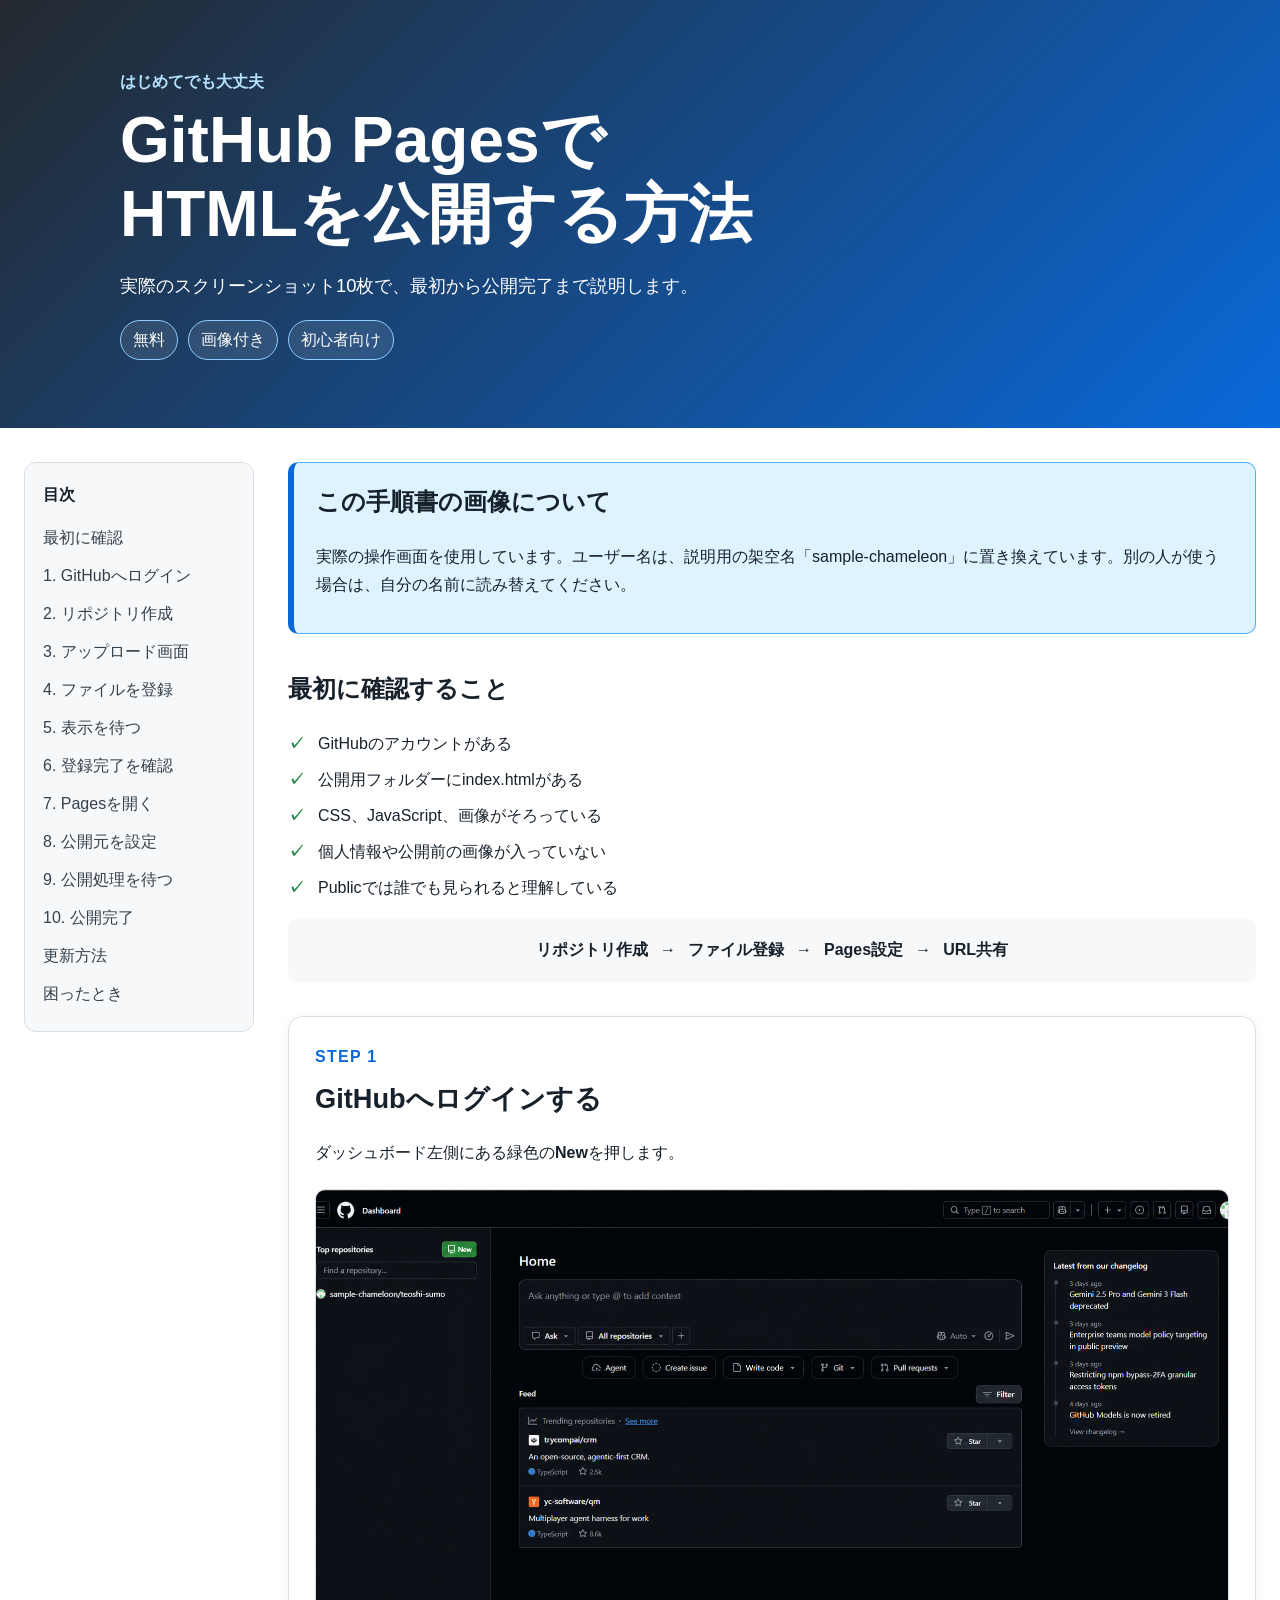
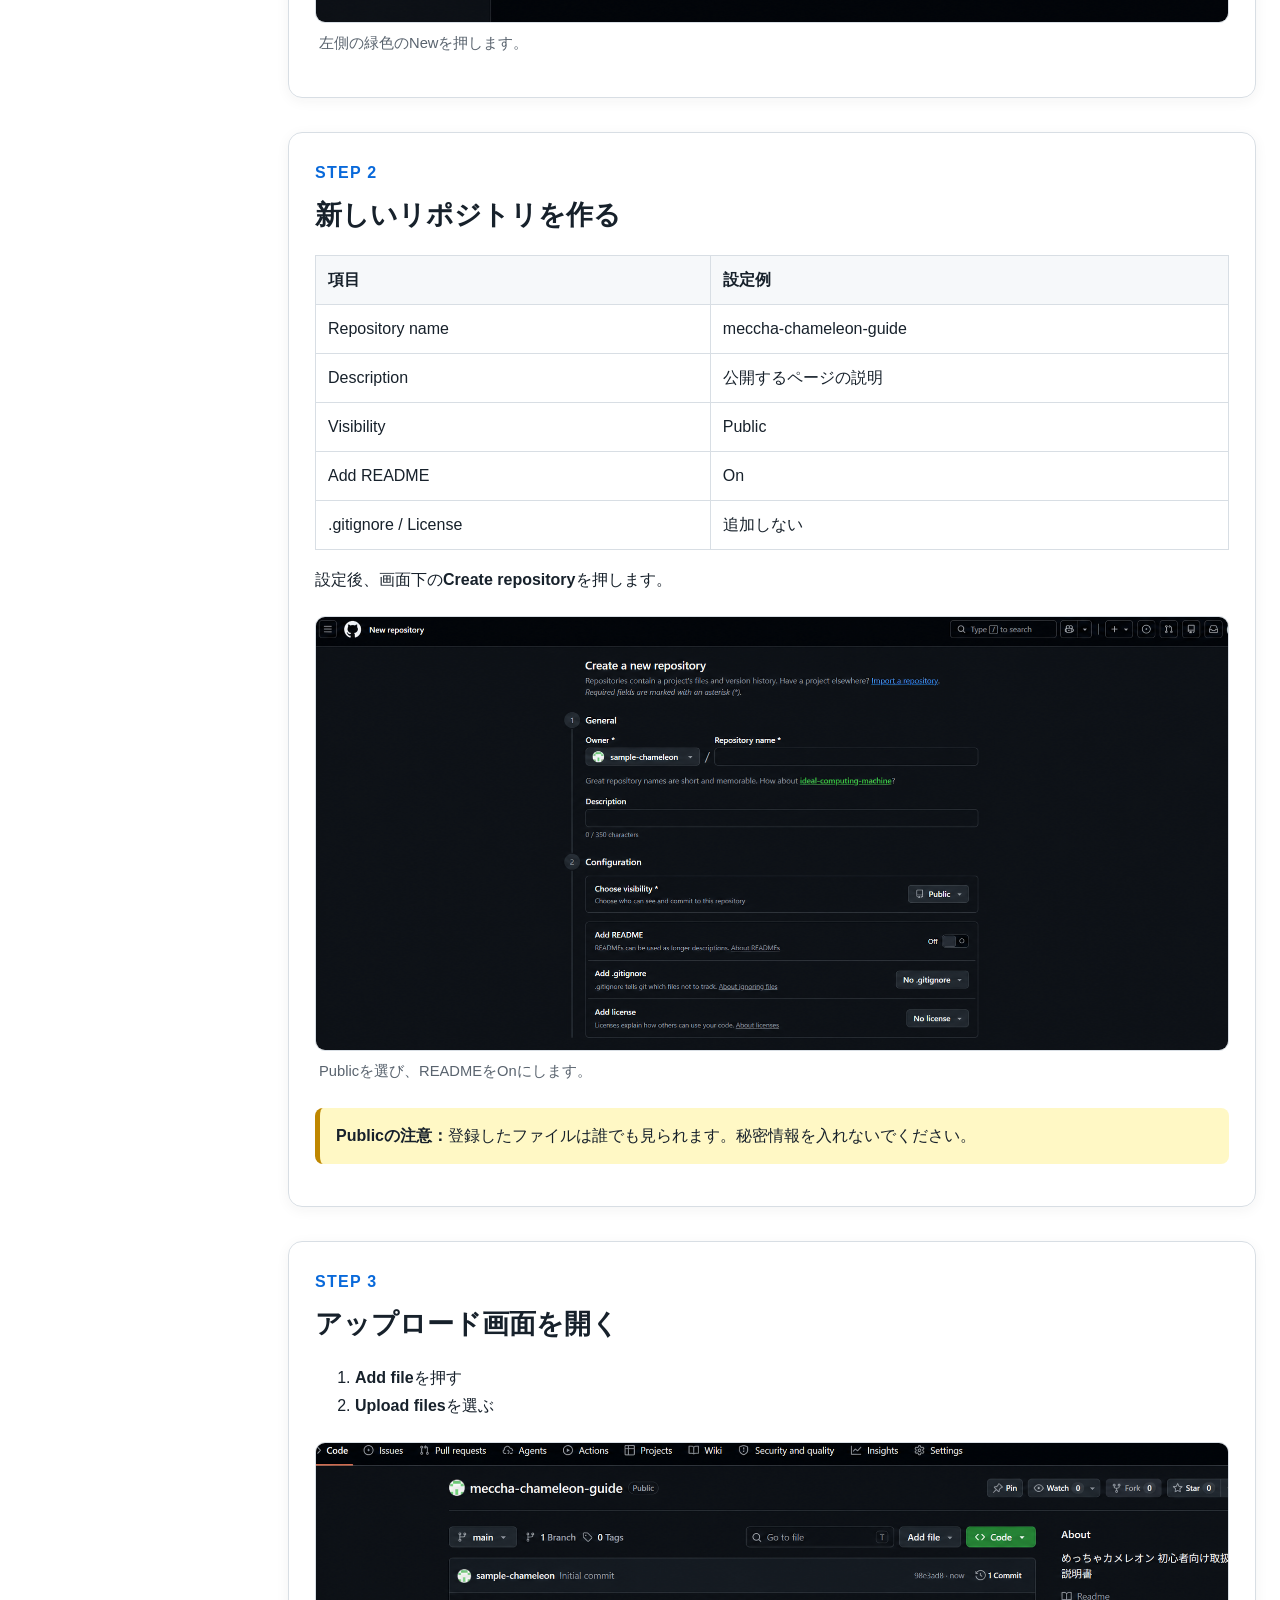
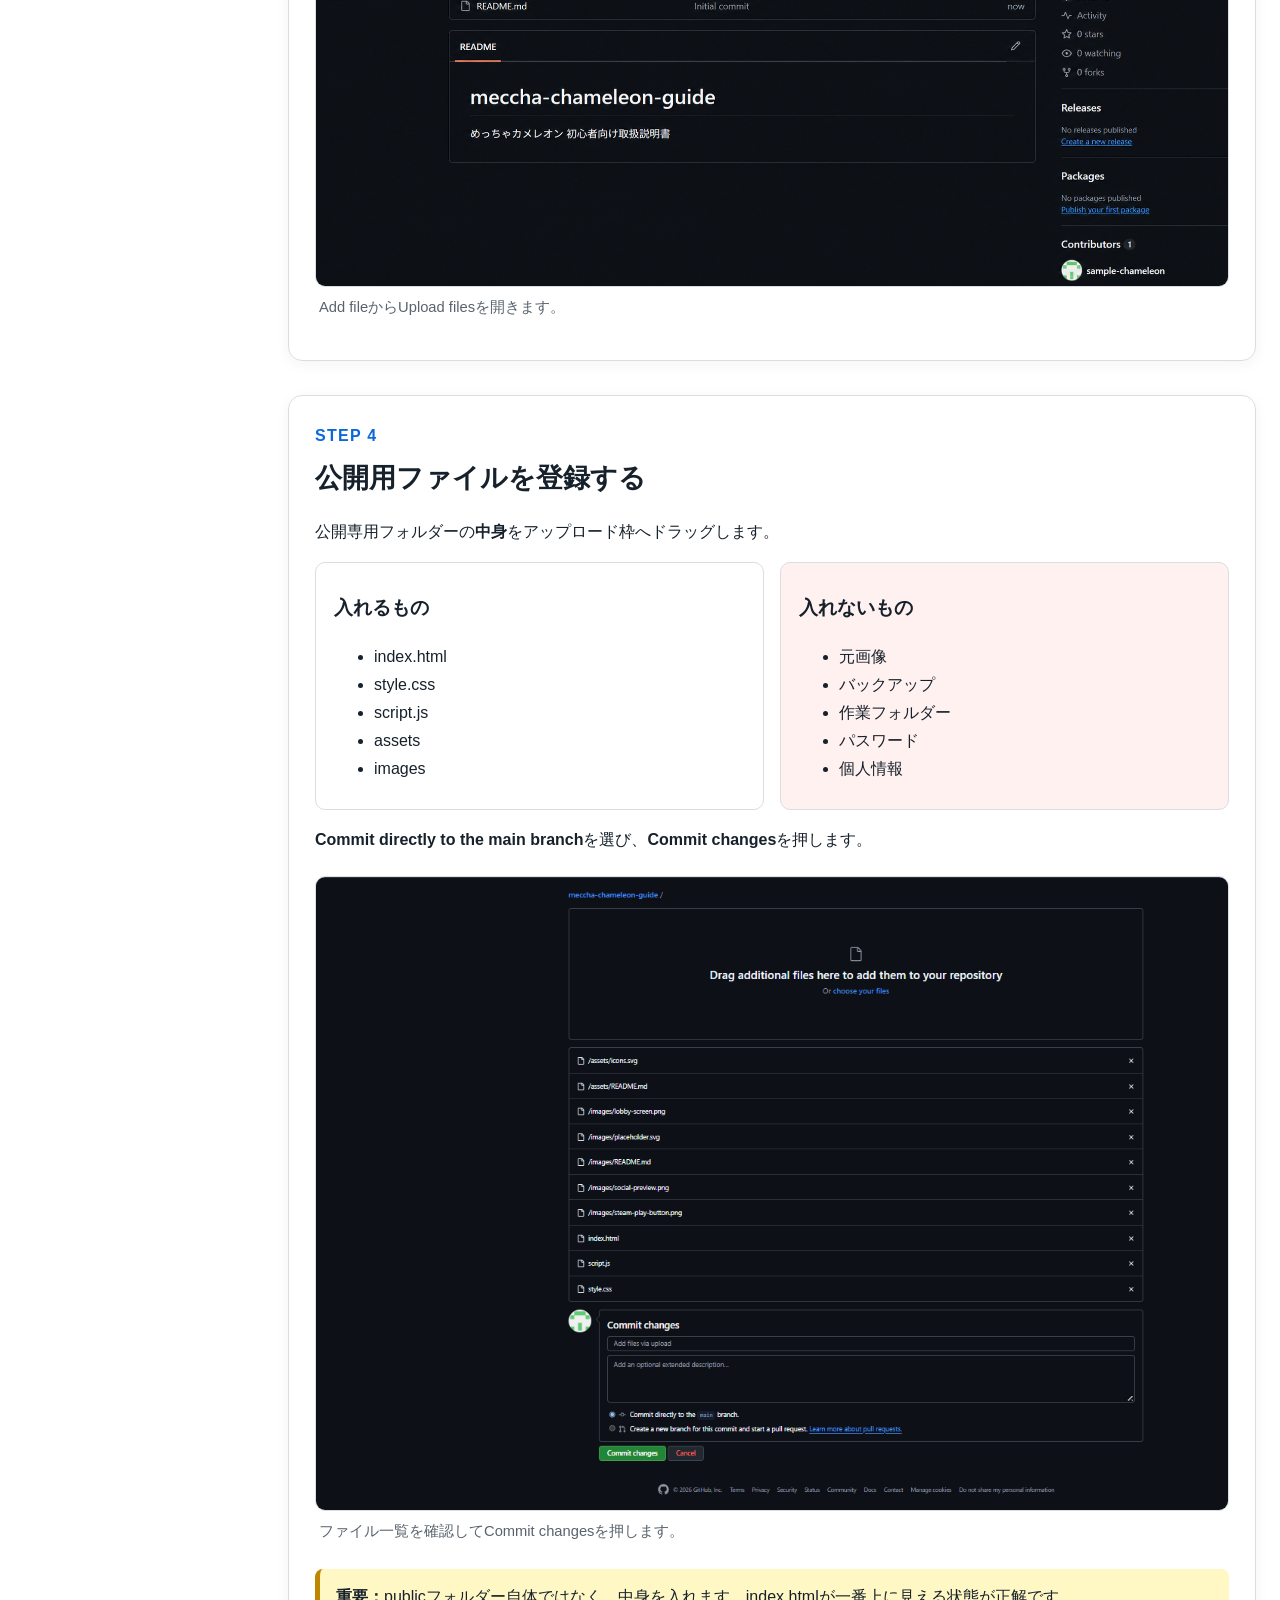
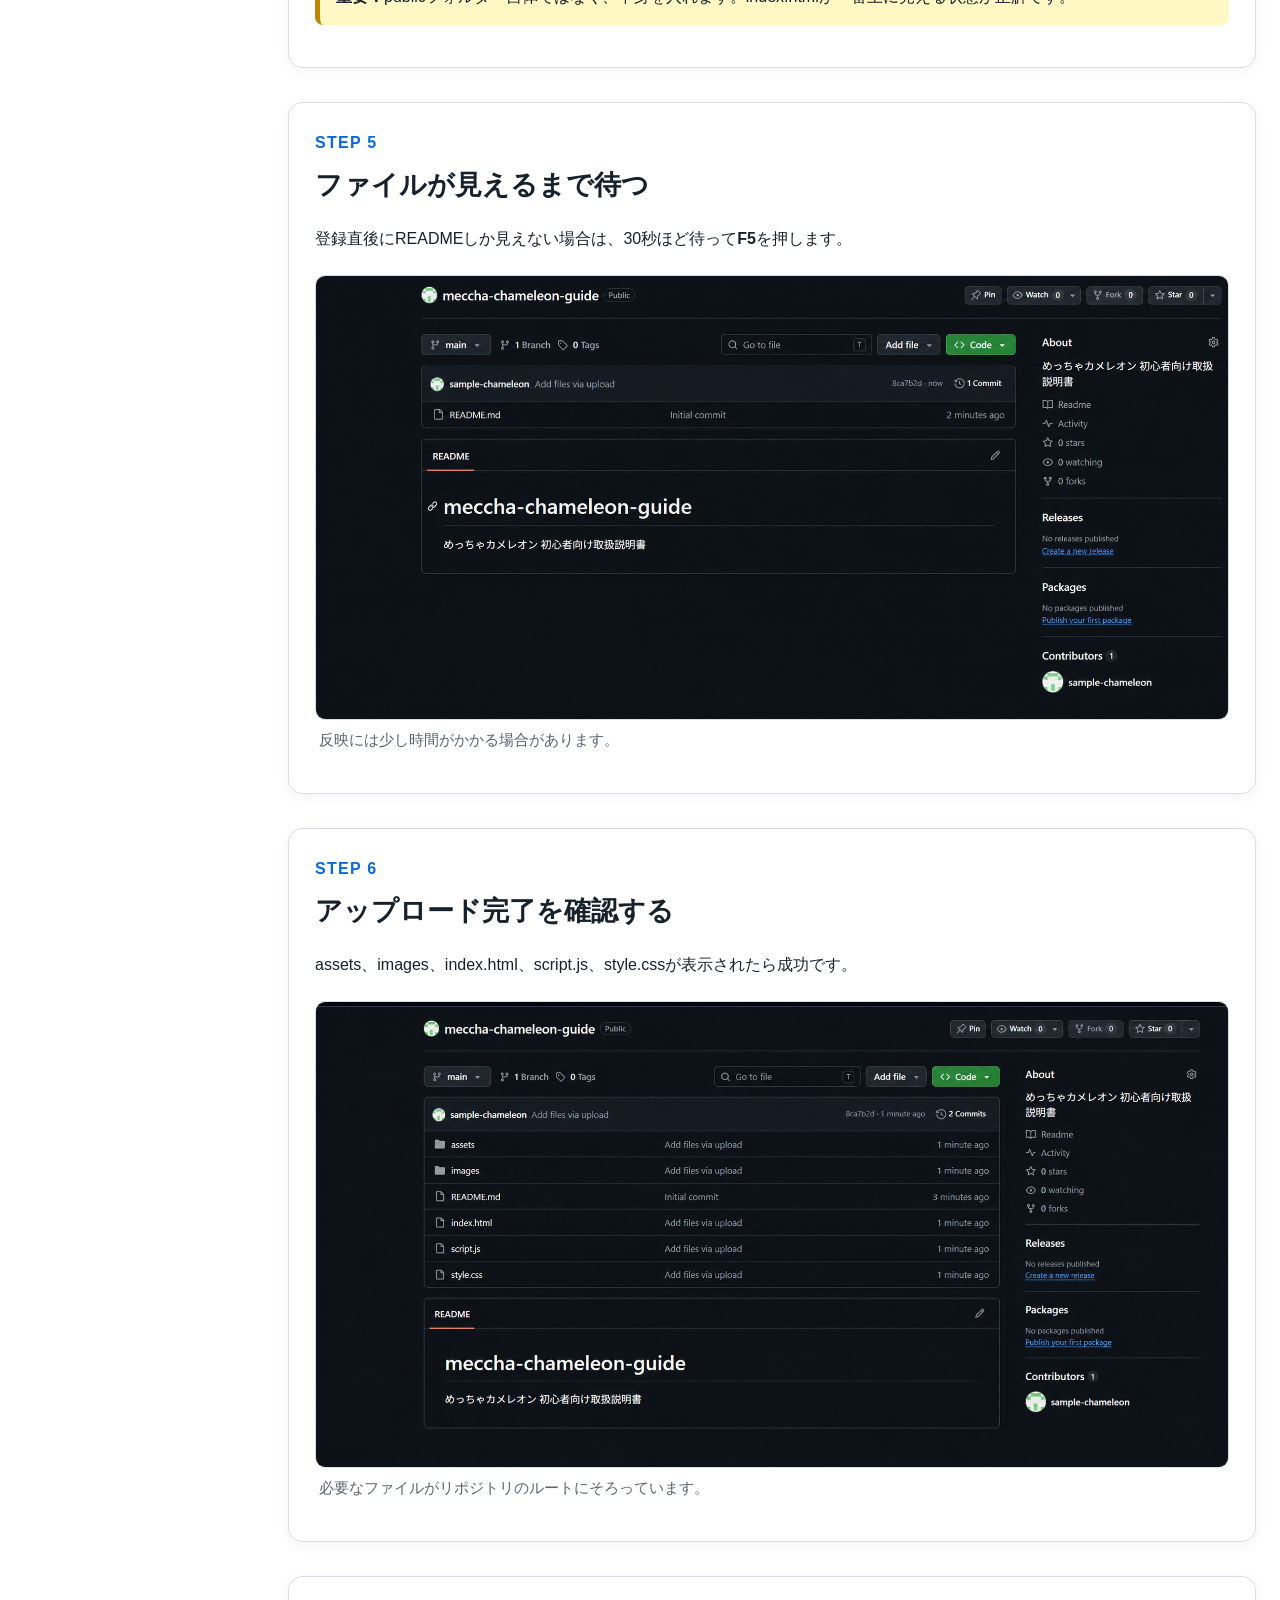
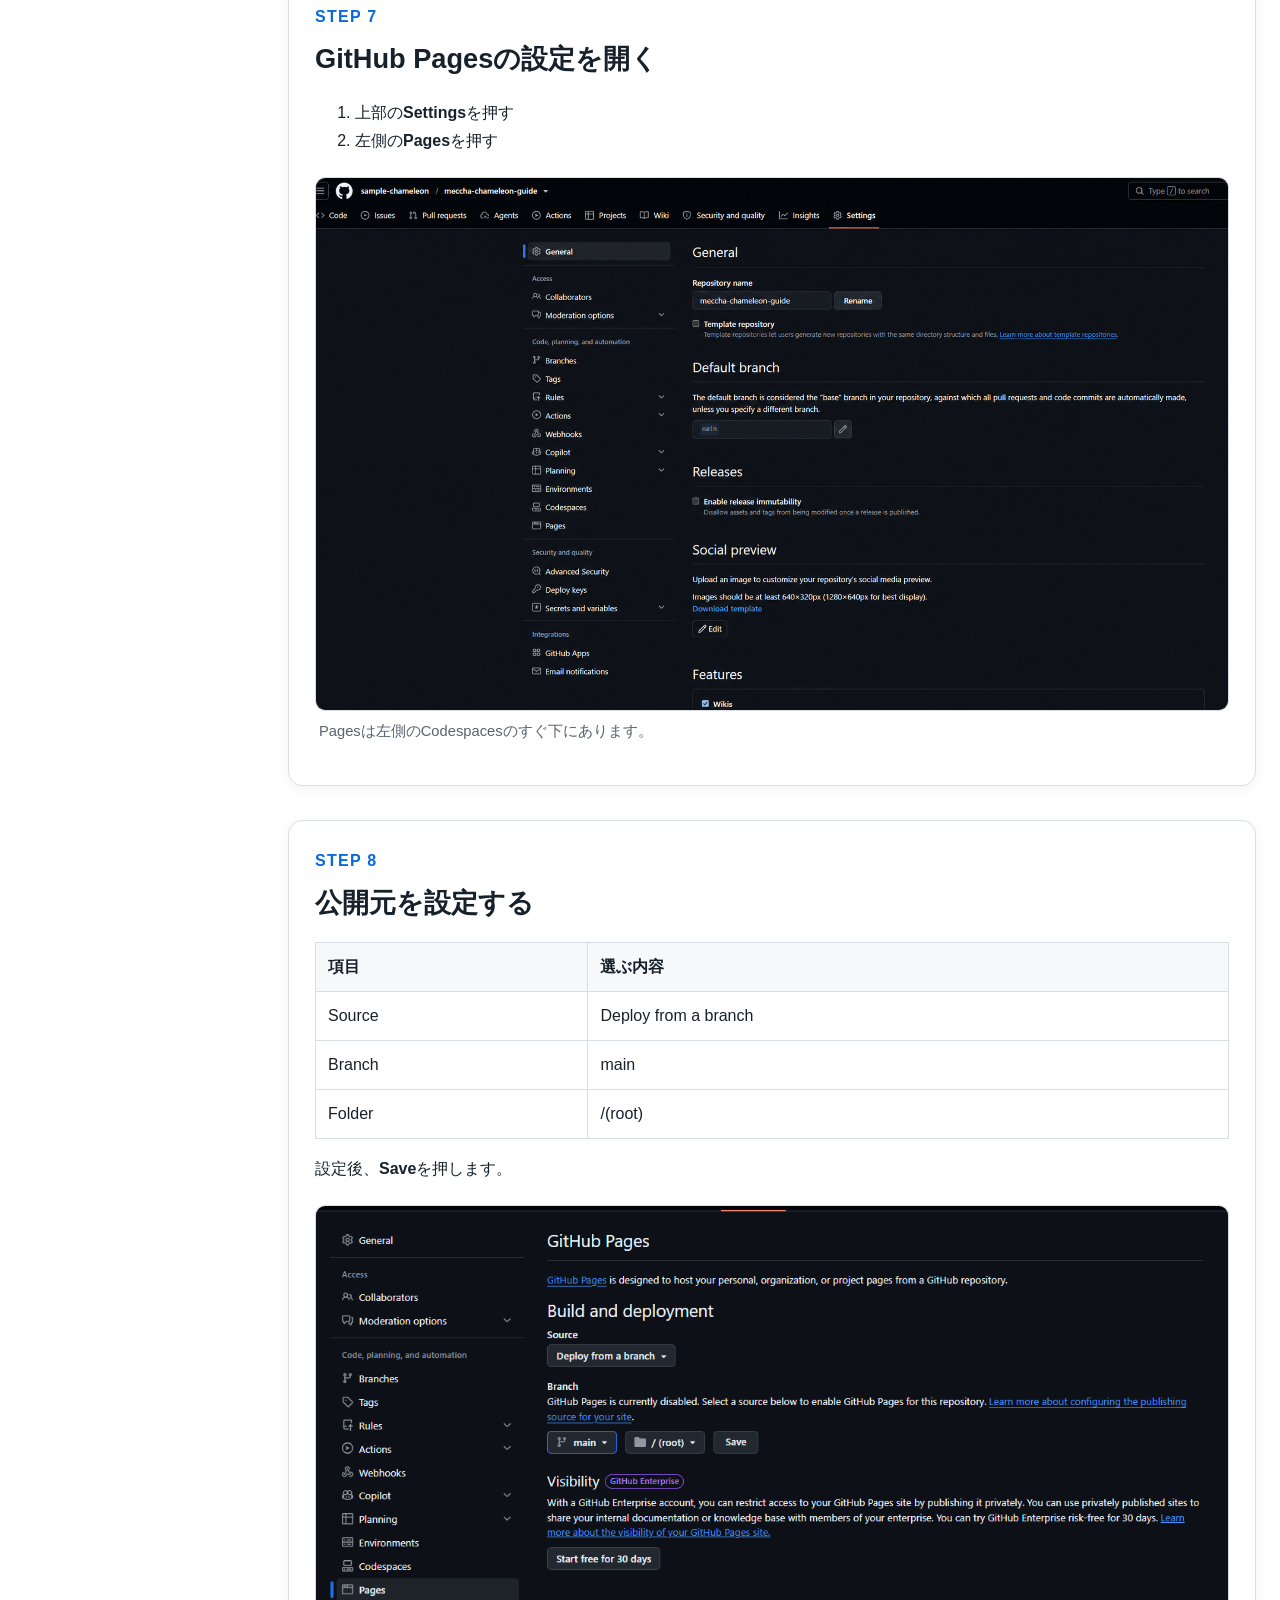
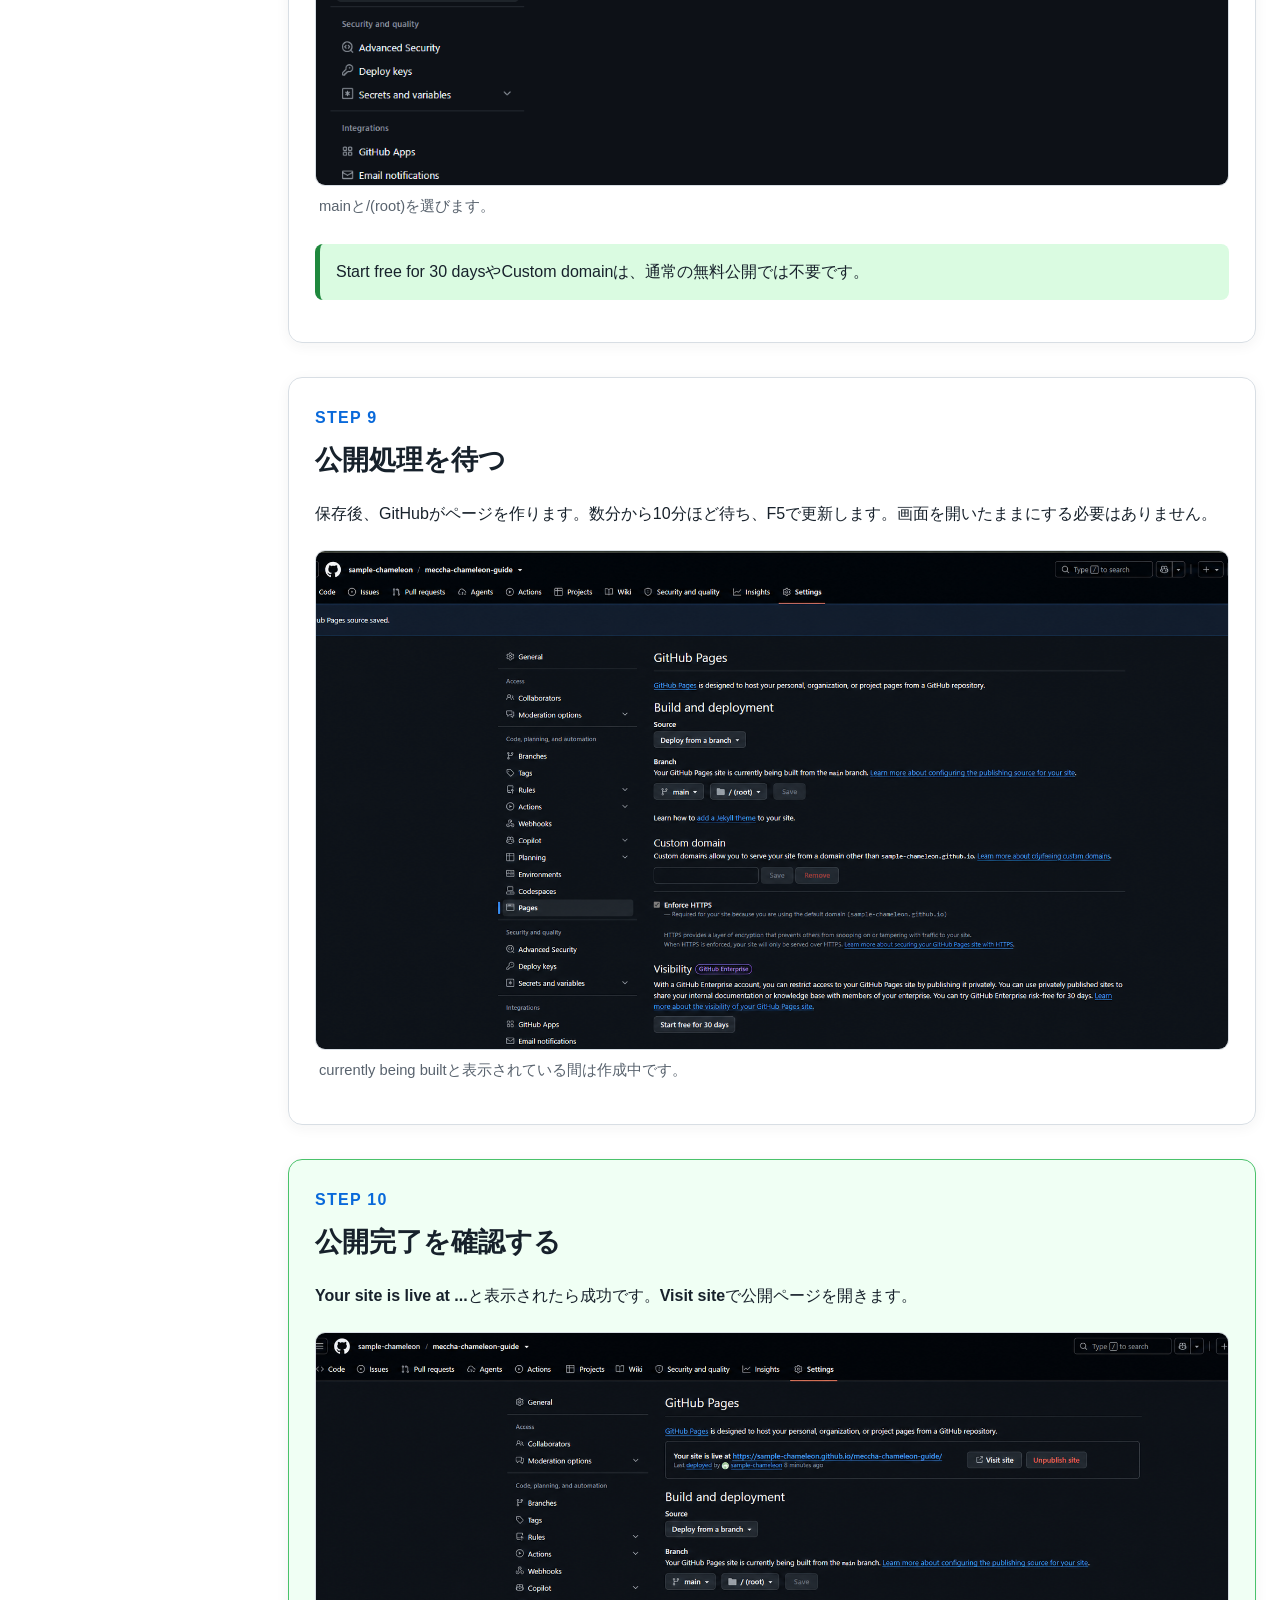
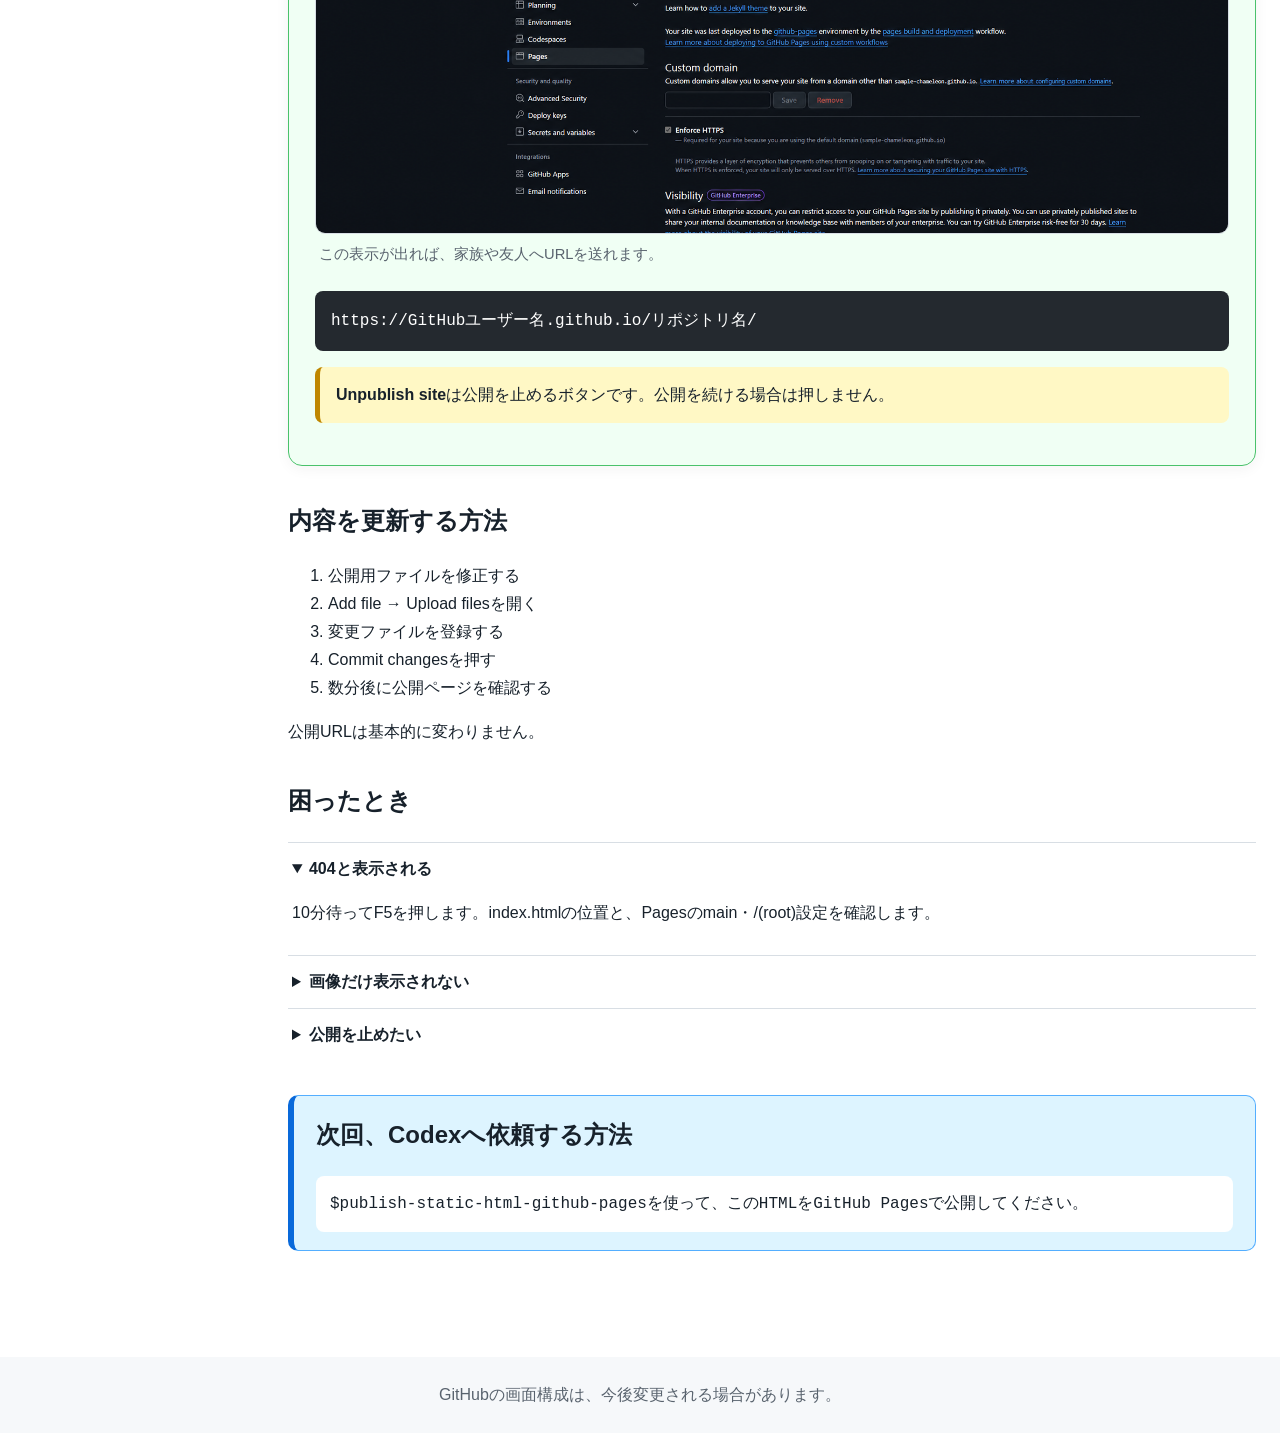
<file: github-pages-guide/index.html>
<!doctype html>
<html lang="ja">
<head>
  <meta charset="utf-8">
  <meta name="viewport" content="width=device-width, initial-scale=1">
  <meta name="description" content="静的HTMLをGitHubへ登録し、GitHub Pagesで公開する初心者向け画像付き手順書">
  <title>GitHub PagesでHTMLを公開する方法｜画像付き手順書</title>
  <link rel="stylesheet" href="style.css">
</head>
<body>
  <header class="hero">
    <div class="hero-inner">
      <p class="eyebrow">はじめてでも大丈夫</p>
      <h1>GitHub Pagesで<br>HTMLを公開する方法</h1>
      <p class="lead">実際のスクリーンショット10枚で、最初から公開完了まで説明します。</p>
      <div class="badges"><span>無料</span><span>画像付き</span><span>初心者向け</span></div>
    </div>
  </header>

  <div class="page">
    <aside class="toc" aria-label="目次">
      <h2>目次</h2>
      <a href="#before">最初に確認</a>
      <a href="#step1">1. GitHubへログイン</a>
      <a href="#step2">2. リポジトリ作成</a>
      <a href="#step3">3. アップロード画面</a>
      <a href="#step4">4. ファイルを登録</a>
      <a href="#step5">5. 表示を待つ</a>
      <a href="#step6">6. 登録完了を確認</a>
      <a href="#step7">7. Pagesを開く</a>
      <a href="#step8">8. 公開元を設定</a>
      <a href="#step9">9. 公開処理を待つ</a>
      <a href="#step10">10. 公開完了</a>
      <a href="#update">更新方法</a>
      <a href="#trouble">困ったとき</a>
    </aside>

    <main>
      <section class="notice">
        <h2>この手順書の画像について</h2>
        <p>実際の操作画面を使用しています。ユーザー名は、説明用の架空名「sample-chameleon」に置き換えています。別の人が使う場合は、自分の名前に読み替えてください。</p>
      </section>

      <section id="before">
        <h2>最初に確認すること</h2>
        <ul class="checklist">
          <li>GitHubのアカウントがある</li>
          <li>公開用フォルダーにindex.htmlがある</li>
          <li>CSS、JavaScript、画像がそろっている</li>
          <li>個人情報や公開前の画像が入っていない</li>
          <li>Publicでは誰でも見られると理解している</li>
        </ul>
        <div class="flow"><span>リポジトリ作成</span><b>→</b><span>ファイル登録</span><b>→</b><span>Pages設定</span><b>→</b><span>URL共有</span></div>
      </section>

      <article id="step1" class="step">
        <p class="step-no">STEP 1</p><h2>GitHubへログインする</h2>
        <p>ダッシュボード左側にある緑色の<strong>New</strong>を押します。</p>
        <figure><img src="images/01-github-dashboard.png" alt="GitHubダッシュボードのNewボタン"><figcaption>左側の緑色のNewを押します。</figcaption></figure>
      </article>

      <article id="step2" class="step">
        <p class="step-no">STEP 2</p><h2>新しいリポジトリを作る</h2>
        <table><thead><tr><th>項目</th><th>設定例</th></tr></thead><tbody>
          <tr><td>Repository name</td><td>meccha-chameleon-guide</td></tr>
          <tr><td>Description</td><td>公開するページの説明</td></tr>
          <tr><td>Visibility</td><td>Public</td></tr>
          <tr><td>Add README</td><td>On</td></tr>
          <tr><td>.gitignore / License</td><td>追加しない</td></tr>
        </tbody></table>
        <p>設定後、画面下の<strong>Create repository</strong>を押します。</p>
        <figure><img src="images/02-create-repository.png" alt="新しいGitHubリポジトリの作成画面"><figcaption>Publicを選び、READMEをOnにします。</figcaption></figure>
        <p class="warning"><strong>Publicの注意：</strong>登録したファイルは誰でも見られます。秘密情報を入れないでください。</p>
      </article>

      <article id="step3" class="step">
        <p class="step-no">STEP 3</p><h2>アップロード画面を開く</h2>
        <ol><li><strong>Add file</strong>を押す</li><li><strong>Upload files</strong>を選ぶ</li></ol>
        <figure><img src="images/03-repository-created.png" alt="作成済みリポジトリのAdd fileボタン"><figcaption>Add fileからUpload filesを開きます。</figcaption></figure>
      </article>

      <article id="step4" class="step">
        <p class="step-no">STEP 4</p><h2>公開用ファイルを登録する</h2>
        <p>公開専用フォルダーの<strong>中身</strong>をアップロード枠へドラッグします。</p>
        <div class="columns"><div><h3>入れるもの</h3><ul><li>index.html</li><li>style.css</li><li>script.js</li><li>assets</li><li>images</li></ul></div><div><h3>入れないもの</h3><ul><li>元画像</li><li>バックアップ</li><li>作業フォルダー</li><li>パスワード</li><li>個人情報</li></ul></div></div>
        <p><strong>Commit directly to the main branch</strong>を選び、<strong>Commit changes</strong>を押します。</p>
        <figure><img src="images/04-upload-files.png" alt="GitHubのファイルアップロード画面"><figcaption>ファイル一覧を確認してCommit changesを押します。</figcaption></figure>
        <p class="warning"><strong>重要：</strong>publicフォルダー自体ではなく、中身を入れます。index.htmlが一番上に見える状態が正解です。</p>
      </article>

      <article id="step5" class="step">
        <p class="step-no">STEP 5</p><h2>ファイルが見えるまで待つ</h2>
        <p>登録直後にREADMEしか見えない場合は、30秒ほど待って<strong>F5</strong>を押します。</p>
        <figure><img src="images/05-wait-for-files.png" alt="登録直後でREADMEだけが表示される画面"><figcaption>反映には少し時間がかかる場合があります。</figcaption></figure>
      </article>

      <article id="step6" class="step">
        <p class="step-no">STEP 6</p><h2>アップロード完了を確認する</h2>
        <p>assets、images、index.html、script.js、style.cssが表示されたら成功です。</p>
        <figure><img src="images/06-files-uploaded.png" alt="必要な公開ファイルが表示されたリポジトリ"><figcaption>必要なファイルがリポジトリのルートにそろっています。</figcaption></figure>
      </article>

      <article id="step7" class="step">
        <p class="step-no">STEP 7</p><h2>GitHub Pagesの設定を開く</h2>
        <ol><li>上部の<strong>Settings</strong>を押す</li><li>左側の<strong>Pages</strong>を押す</li></ol>
        <figure><img src="images/07-settings-pages-menu.png" alt="GitHub SettingsのPagesメニュー"><figcaption>Pagesは左側のCodespacesのすぐ下にあります。</figcaption></figure>
      </article>

      <article id="step8" class="step">
        <p class="step-no">STEP 8</p><h2>公開元を設定する</h2>
        <table><thead><tr><th>項目</th><th>選ぶ内容</th></tr></thead><tbody><tr><td>Source</td><td>Deploy from a branch</td></tr><tr><td>Branch</td><td>main</td></tr><tr><td>Folder</td><td>/(root)</td></tr></tbody></table>
        <p>設定後、<strong>Save</strong>を押します。</p>
        <figure><img src="images/08-pages-settings.png" alt="GitHub PagesのBuild and deployment設定"><figcaption>mainと/(root)を選びます。</figcaption></figure>
        <p class="tip">Start free for 30 daysやCustom domainは、通常の無料公開では不要です。</p>
      </article>

      <article id="step9" class="step">
        <p class="step-no">STEP 9</p><h2>公開処理を待つ</h2>
        <p>保存後、GitHubがページを作ります。数分から10分ほど待ち、F5で更新します。画面を開いたままにする必要はありません。</p>
        <figure><img src="images/09-pages-building.png" alt="GitHub Pagesの作成中画面"><figcaption>currently being builtと表示されている間は作成中です。</figcaption></figure>
      </article>

      <article id="step10" class="step success">
        <p class="step-no">STEP 10</p><h2>公開完了を確認する</h2>
        <p><strong>Your site is live at ...</strong>と表示されたら成功です。<strong>Visit site</strong>で公開ページを開きます。</p>
        <figure><img src="images/10-site-live.png" alt="Your site is liveと表示された公開完了画面"><figcaption>この表示が出れば、家族や友人へURLを送れます。</figcaption></figure>
        <pre>https://GitHubユーザー名.github.io/リポジトリ名/</pre>
        <p class="warning"><strong>Unpublish site</strong>は公開を止めるボタンです。公開を続ける場合は押しません。</p>
      </article>

      <section id="update">
        <h2>内容を更新する方法</h2>
        <ol><li>公開用ファイルを修正する</li><li>Add file → Upload filesを開く</li><li>変更ファイルを登録する</li><li>Commit changesを押す</li><li>数分後に公開ページを確認する</li></ol>
        <p>公開URLは基本的に変わりません。</p>
      </section>

      <section id="trouble">
        <h2>困ったとき</h2>
        <details open><summary>404と表示される</summary><p>10分待ってF5を押します。index.htmlの位置と、Pagesのmain・/(root)設定を確認します。</p></details>
        <details><summary>画像だけ表示されない</summary><p>imagesフォルダー、HTMLの画像名、大文字と小文字を確認します。</p></details>
        <details><summary>公開を止めたい</summary><p>Settings → Pages → Unpublish siteを使います。</p></details>
      </section>

      <section class="skill-box">
        <h2>次回、Codexへ依頼する方法</h2>
        <code>$publish-static-html-github-pagesを使って、このHTMLをGitHub Pagesで公開してください。</code>
      </section>
    </main>
  </div>

  <footer>GitHubの画面構成は、今後変更される場合があります。</footer>
</body>
</html>
</file>
<file: github-pages-guide/style.css>
:root{--ink:#17212b;--muted:#59636e;--line:#d8dee4;--blue:#0969da;--green:#1f883d;--pale:#f6f8fa;--yellow:#fff8c5;--max:1040px}*{box-sizing:border-box}html{scroll-behavior:smooth}body{margin:0;color:var(--ink);background:#fff;font-family:-apple-system,BlinkMacSystemFont,"Segoe UI","Yu Gothic UI","Meiryo",sans-serif;line-height:1.75}.hero{color:#fff;background:linear-gradient(135deg,#24292f,#0969da);padding:68px 24px}.hero-inner{max-width:var(--max);margin:auto}.eyebrow{margin:0 0 8px;color:#b6e3ff;font-weight:800}.hero h1{margin:0;font-size:clamp(2.1rem,5vw,4rem);line-height:1.15}.lead{font-size:1.15rem}.badges{display:flex;gap:10px;flex-wrap:wrap}.badges span{padding:5px 12px;border:1px solid #8cceff;border-radius:999px;background:#ffffff18}.page{max-width:1280px;margin:auto;display:grid;grid-template-columns:230px minmax(0,1fr);gap:34px;padding:34px 24px 72px}.toc{position:sticky;top:18px;align-self:start;border:1px solid var(--line);border-radius:12px;padding:18px;background:var(--pale);max-height:calc(100vh - 36px);overflow:auto}.toc h2{font-size:1rem;margin:0 0 10px}.toc a{display:block;color:#34404b;text-decoration:none;padding:5px 0}.toc a:hover{color:var(--blue)}main{min-width:0}section,.step{margin:0 0 34px;scroll-margin-top:24px}.notice,.skill-box{border:1px solid #54aeff;border-left:6px solid var(--blue);border-radius:10px;background:#ddf4ff;padding:18px 22px}.notice h2,.skill-box h2{margin-top:0}.checklist{list-style:none;padding:0}.checklist li{margin:8px 0;padding-left:30px;position:relative}.checklist li:before{content:"✓";position:absolute;left:0;color:var(--green);font-weight:900}.flow{display:flex;align-items:center;justify-content:center;gap:12px;flex-wrap:wrap;padding:18px;background:var(--pale);border-radius:10px}.flow span{font-weight:800}.step{padding:26px;border:1px solid var(--line);border-radius:14px;box-shadow:0 3px 14px #1f23280d}.step-no{display:inline-block;margin:0;color:var(--blue);font-weight:900;letter-spacing:.08em}.step h2{margin:4px 0 12px;font-size:1.7rem}.success{border-color:#4ac26b;background:#f0fff4}figure{margin:22px 0 6px}figure img{display:block;width:100%;height:auto;border:1px solid var(--line);border-radius:10px;background:#0d1117}figcaption{padding:8px 4px;color:var(--muted);font-size:.92rem}table{width:100%;border-collapse:collapse;margin:16px 0}th,td{border:1px solid var(--line);padding:10px 12px;text-align:left}th{background:var(--pale)}.columns{display:grid;grid-template-columns:1fr 1fr;gap:16px}.columns>div{padding:10px 18px;border:1px solid var(--line);border-radius:10px}.columns>div:last-child{background:#fff1f0}.warning,.tip{padding:14px 16px;border-radius:8px}.warning{background:var(--yellow);border-left:5px solid #bf8700}.tip{background:#dafbe1;border-left:5px solid var(--green)}pre,code{font-family:Consolas,"Yu Gothic UI",monospace}pre{padding:16px;overflow:auto;border-radius:8px;background:#24292f;color:#fff}.skill-box code{display:block;padding:14px;background:#fff;border-radius:8px;overflow-wrap:anywhere}details{border-top:1px solid var(--line);padding:12px 4px}summary{font-weight:800;cursor:pointer}footer{text-align:center;color:var(--muted);background:var(--pale);padding:24px}@media(max-width:820px){.page{display:block;padding:24px 14px}.toc{position:static;max-height:none;margin-bottom:28px}.hero{padding:44px 18px}.step{padding:18px}.columns{grid-template-columns:1fr}.step h2{font-size:1.4rem}}@media print{.hero{background:#fff;color:#000;padding:24px 0}.eyebrow,.badges,.toc{display:none}.page{display:block;padding:0}.step{box-shadow:none;break-inside:avoid}a{color:#000}figure img{max-height:650px;object-fit:contain}footer{background:#fff}}
</file>
